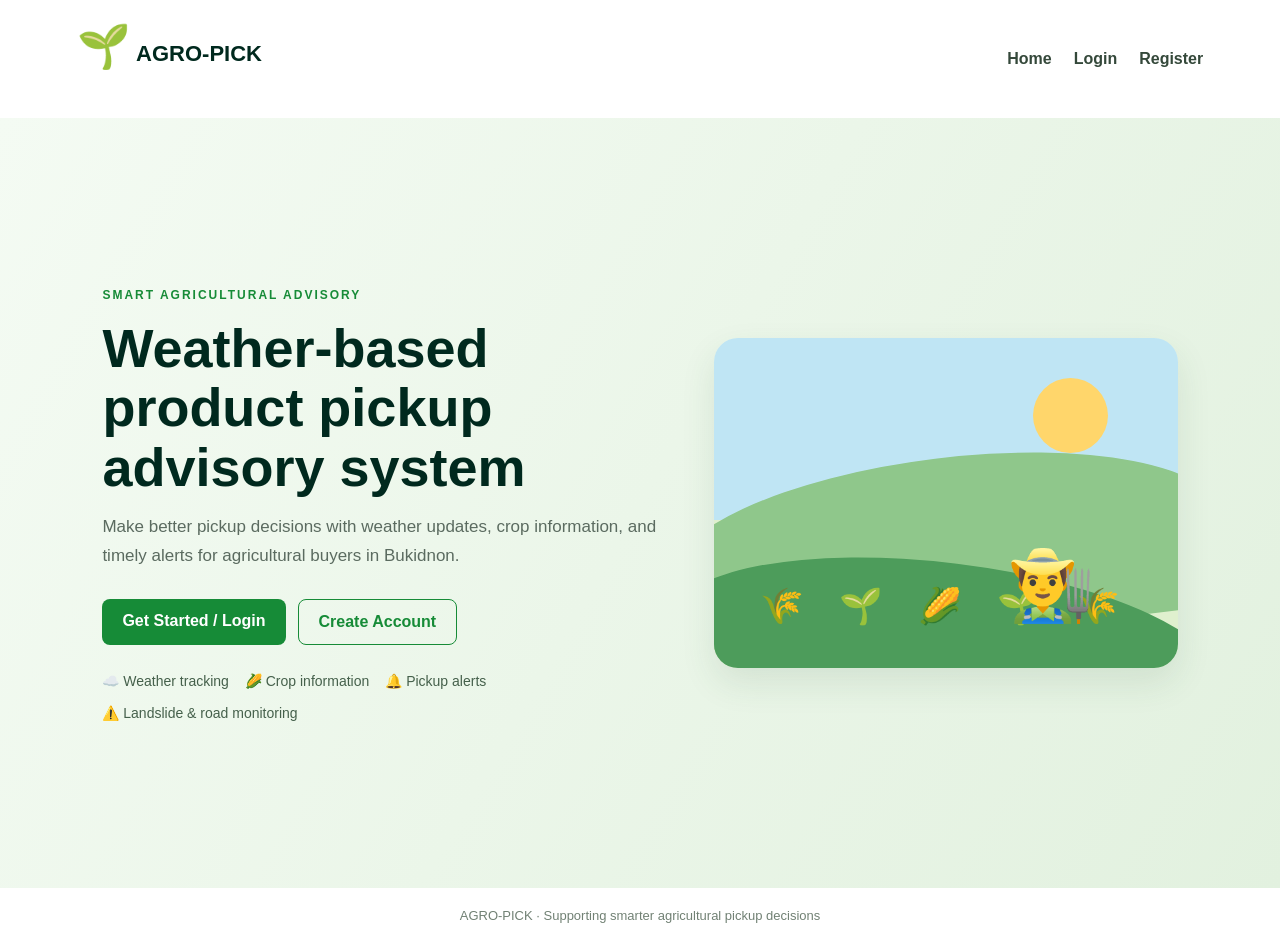
<file: index.html>
<!doctype html>
<html lang="en">
<head>
  <meta charset="UTF-8"><meta name="viewport" content="width=device-width, initial-scale=1.0">
  <title>AGRO-PICK | Home</title><link rel="stylesheet" href="css/style.css">
</head>
<body class="landing">
  <header class="landing-nav">
    <a class="brand" href="index.html"><span class="brand-icon">🌱</span> AGRO-PICK</a>
    <nav>
      <a href="index.html">Home</a><a href="login.html">Login</a>
      <a href="register.html">Register</a>
    </nav>
  </header>
  <main class="hero">
    <div class="hero-content">
      <span class="eyebrow">SMART AGRICULTURAL ADVISORY</span>
      <h1>Weather-based product pickup advisory system</h1>
      <p>Make better pickup decisions with weather updates, crop information, and timely alerts for agricultural buyers in Bukidnon.</p>
      <div class="hero-actions">
        <a class="btn" href="login.html">Get Started / Login</a>
        <a class="btn btn-outline" href="register.html">Create Account</a>
      </div>
      <div class="hero-points">
        <span>☁️ Weather tracking</span><span>🌽 Crop information</span>
        <span>🔔 Pickup alerts</span><span>⚠️ Landslide &amp; road monitoring</span>
      </div>
    </div>
    <div class="hero-art" aria-hidden="true">
      <div class="sun"></div><div class="hill hill-back"></div><div class="hill hill-front"></div>
      <div class="crop-row">🌾　🌱　🌽　🌱　🌾</div><div class="farmer">👨‍🌾</div>
    </div>
  </main>
  <footer class="landing-footer">AGRO-PICK · Supporting smarter agricultural pickup decisions</footer>
</body>
</html>
</file>
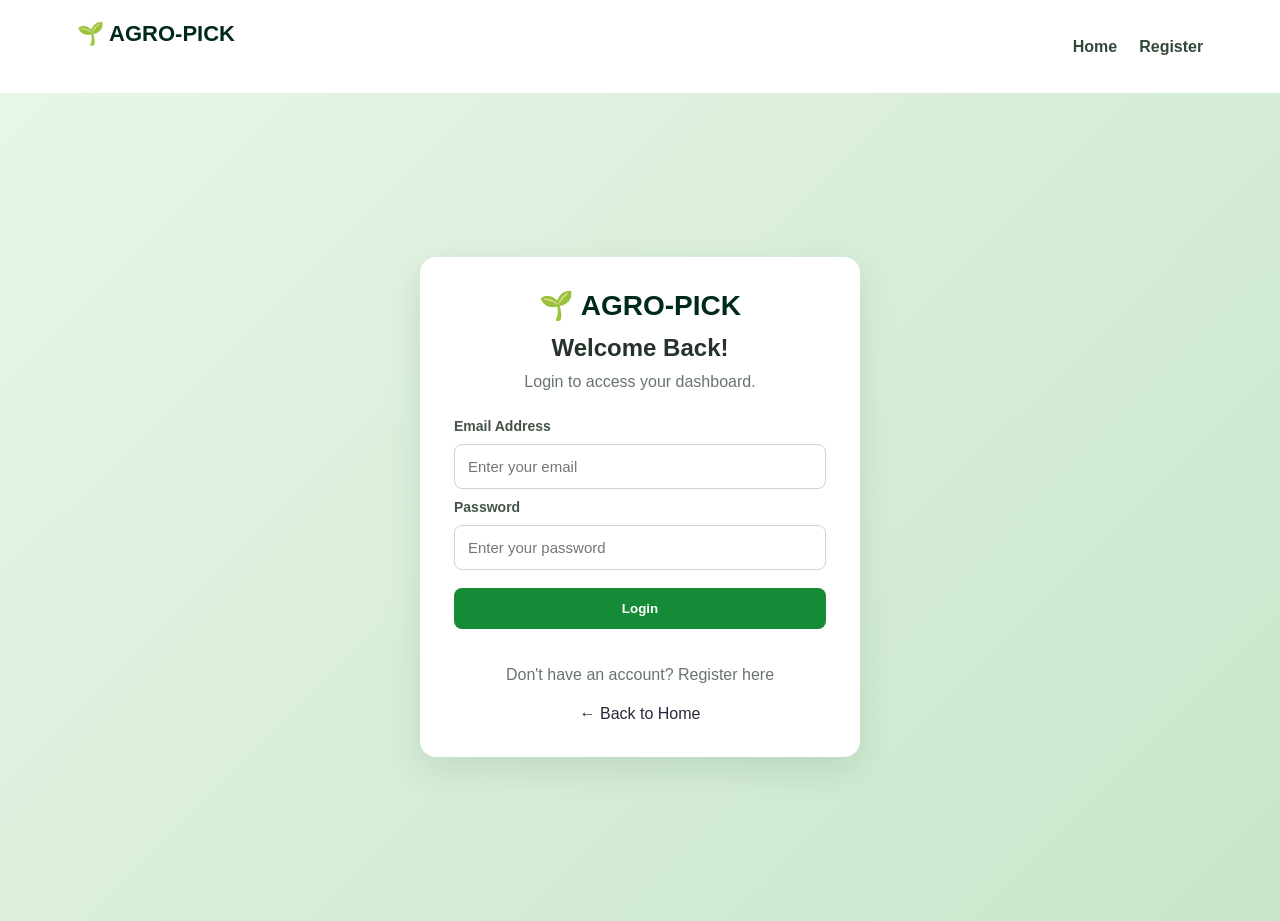
<file: dashboard.html>
<!DOCTYPE html>
<html lang="en">
<head>
    <meta charset="UTF-8">
    <meta name="viewport" content="width=device-width, initial-scale=1.0">
    <title>AGRO-PICK | Dashboard</title>
    <link rel="stylesheet" href="css/style.css">
</head>
<body>

<div class="app-layout">

    <!-- SIDEBAR -->
    <aside class="sidebar">

        <div class="brand">
            <div class="brand-icon">🌱📍</div>
            <h2>AGRO-PICK</h2>
            <p>Monitor. Plan. Pick Smart.</p>
        </div>

        <div class="location-box">
            📍 <span>Bukidnon</span>
            <span>⌄</span>
        </div>

        <nav class="sidebar-menu">
            <a href="dashboard.html" class="menu-link active">
                <span>⌂</span> Dashboard
            </a>

            <a href="map.html" class="menu-link">
                <span>📍</span> Route Monitor
            </a>

            <a href="products.html" class="menu-link">
                <span>🌱</span> Farm Products
            </a>

            <a href="#" class="menu-link">
                <span>🔔</span> Alerts
                <span class="notification-count">3</span>
            </a>

            <a href="#" class="menu-link">
                <span>📊</span> Reports
            </a>

            <a href="#" class="menu-link">
                <span>⚙️</span> Settings
            </a>

            <a href="#" class="menu-link">
                <span>👤</span> Profile
            </a>
        </nav>

        <div class="sidebar-footer">
            <div class="footer-location">📍 Bukidnon</div>
            <p>Safe Journey.</p>
            <p>Successful Pickup!</p>

            <button onclick="logout()" class="logout-btn">
                🚪 Logout
            </button>
        </div>

    </aside>


    <!-- MAIN DASHBOARD -->
    <main class="main-content">

        <!-- TOP NAVIGATION -->
        <header class="topbar">

            <div class="system-title">
                <span class="system-icon">🌱</span>
                <div>
                    <h3>Real-Time Monitoring System</h3>
                    <p>Travel Safe. Buy Local.</p>
                </div>
            </div>

            <div class="topbar-right">

                <button class="notification-btn" onclick="showNotifications()">
                    🔔 <span>3</span>
                </button>

                <div class="profile">
                    <div class="avatar">👨🏻</div>
                    <div>
                        <h4 id="profileName">Juan Dela Cruz</h4>
                        <p>Buyer</p>
                    </div>
                    <span>⌄</span>
                </div>

            </div>
        </header>


        <!-- STATUS CARDS -->
        <section class="status-grid">

            <div class="status-card weather">
                <div class="status-icon">🌧️</div>
                <div class="status-info">
                    <h4>Weather Condition</h4>
                    <h1>24°C</h1>
                    <p>Heavy Rain</p>
                </div>
                <div class="status-extra">
                    <p>💧 Humidity</p>
                    <strong>95%</strong>
                    <p>💨 Wind</p>
                    <strong>12 km/h</strong>
                </div>
            </div>

            <div class="status-card landslide">
                <div class="status-icon">⛰️</div>
                <div class="status-info">
                    <h4>Landslide Risk</h4>
                    <h1>Moderate</h1>
                    <p>Be Alert</p>
                </div>
            </div>

            <div class="status-card flood">
                <div class="status-icon">🌊</div>
                <div class="status-info">
                    <h4>Flood Status</h4>
                    <h1>Normal</h1>
                    <p>No Flood Alert</p>
                </div>
            </div>

            <div class="status-card road">
                <div class="status-icon">🛣️</div>
                <div class="status-info">
                    <h4>Road Condition</h4>
                    <h1>Good</h1>
                    <p>All Clear</p>
                </div>
            </div>

        </section>


        <!-- MAP AND TRAVEL ADVISORY -->
        <section class="middle-grid">

            <!-- ROUTE MAP -->
            <div class="panel map-panel">

                <div class="panel-heading">
                    <h3>🗺️ Route & Safety Map</h3>

                    <div class="map-legend">
                        <span class="safe-dot">● Safe</span>
                        <span class="caution-dot">● Caution</span>
                        <span class="danger-dot">● Danger</span>
                    </div>

                    <a href="map.html" class="view-link">View Full Map →</a>
                </div>

                <div class="map-area">

                    <div class="map-roads"></div>

                    <svg class="route-svg" viewBox="0 0 1000 400"
                         preserveAspectRatio="none">
                        <polyline
                            points="130,280 220,310 320,260 420,240 510,190 610,220 700,150 820,100"
                            fill="none"
                            stroke="#ffffff"
                            stroke-width="13"
                            stroke-linecap="round"
                            stroke-linejoin="round"/>
                        <polyline
                            points="130,280 220,310 320,260 420,240 510,190 610,220 700,150 820,100"
                            fill="none"
                            stroke="#168cff"
                            stroke-width="8"
                            stroke-linecap="round"
                            stroke-linejoin="round"/>
                    </svg>

                    <div class="map-pin buyer-pin">
                        🔵
                        <span>Your Location<br>(Buyer)</span>
                    </div>

                    <div class="map-pin farm-pin">
                        📍
                        <span>Farm Destination<br>(Pickup Point)</span>
                    </div>

                    <div class="risk-zone">⚠️ Landslide-Prone Area<br>(Moderate Risk)</div>

                    <div class="map-controls">
                        <button onclick="zoomMap(1)">+</button>
                        <button onclick="zoomMap(-1)">−</button>
                        <button onclick="resetMap()">◎</button>
                    </div>

                </div>
            </div>


            <!-- TRAVEL ADVISORY -->
            <div class="panel advisory-panel">

                <div class="advisory-heading">
                    🛡️ <h2>Travel Advisory</h2>
                </div>

                <div class="advisory-warning">
                    ⚠️ Proceed with Caution
                </div>

                <p class="advisory-description">
                    Moderate risk areas are detected along your route
                    due to heavy rain.
                </p>

                <h4>Recommended Actions:</h4>

                <ul class="recommendations">
                    <li>🟢 Consider using the alternative route
                        (via Malaybalay–Dahilayan Road).</li>
                    <li>🟢 Check for updates before departure.</li>
                </ul>

                <a href="map.html" class="safe-route-btn">
                    View Safe Route ↗
                </a>

            </div>

        </section>


        <!-- BOTTOM DASHBOARD -->
        <section class="bottom-grid">

            <!-- WEATHER FORECAST -->
            <div class="panel forecast-panel">

                <div class="panel-heading">
                    <h3>📅 7-Day Weather Forecast</h3>
                    <a href="map.html" class="view-link">View Details →</a>
                </div>

                <div class="forecast-grid">

                    <div class="forecast-day">
                        <p>Wed</p>
                        <span>🌧️</span>
                        <strong>24°</strong>
                        <small>20°</small>
                    </div>

                    <div class="forecast-day">
                        <p>Thu</p>
                        <span>🌤️</span>
                        <strong>25°</strong>
                        <small>21°</small>
                    </div>

                    <div class="forecast-day">
                        <p>Fri</p>
                        <span>🌧️</span>
                        <strong>26°</strong>
                        <small>22°</small>
                    </div>

                    <div class="forecast-day">
                        <p>Sat</p>
                        <span>🌧️</span>
                        <strong>25°</strong>
                        <small>21°</small>
                    </div>

                    <div class="forecast-day">
                        <p>Sun</p>
                        <span>☀️</span>
                        <strong>26°</strong>
                        <small>22°</small>
                    </div>

                    <div class="forecast-day">
                        <p>Mon</p>
                        <span>🌧️</span>
                        <strong>25°</strong>
                        <small>21°</small>
                    </div>

                    <div class="forecast-day">
                        <p>Tue</p>
                        <span>☀️</span>
                        <strong>27°</strong>
                        <small>23°</small>
                    </div>

                </div>
            </div>


            <!-- ACTIVE ALERTS -->
            <div class="panel alerts-panel">

                <div class="panel-heading">
                    <h3>🔔 Active Alerts</h3>
                    <a href="#" class="view-link">View All →</a>
                </div>

                <div class="alert-item">
                    <span class="alert-icon red">!</span>
                    <div>
                        <strong>Heavy Rain Alert</strong>
                        <p>Bukidnon</p>
                    </div>
                    <small>2h ago</small>
                </div>

                <div class="alert-item">
                    <span class="alert-icon yellow">⚠</span>
                    <div>
                        <strong>Landslide Risk Increase</strong>
                        <p>Malaybalay Area</p>
                    </div>
                    <small>3h ago</small>
                </div>

                <div class="alert-item">
                    <span class="alert-icon blue">i</span>
                    <div>
                        <strong>Road Closure</strong>
                        <p>Dahilayan Road</p>
                    </div>
                    <small>4h ago</small>
                </div>

            </div>


            <!-- ROAD CONDITIONS -->
            <div class="panel road-panel">

                <div class="panel-heading">
                    <h3>🛣️ Route Conditions</h3>
                    <a href="map.html" class="view-link">View Details →</a>
                </div>

                <div class="road-item">
                    <div class="road-image">🌄</div>
                    <div class="road-info">
                        <strong>Malaybalay–Dahilayan Rd</strong>
                        <p class="moderate">⚠ Moderate Risk</p>
                        <small>Due to heavy rain</small>
                    </div>
                </div>

                <div class="road-item">
                    <div class="road-image">🏞️</div>
                    <div class="road-info">
                        <strong>Kiamba–Lantapan Rd</strong>
                        <p class="clear">🟢 Clear</p>
                        <small>Good Condition</small>
                    </div>
                </div>

            </div>

        </section>

        <footer class="dashboard-footer">
            © 2026 AGRO-PICK | Real-Time Agricultural Monitoring System
        </footer>

    </main>
</div>

<script src="js/auth.js"></script>

<script>
    function showNotifications() {
        alert("You have 3 active notifications.");
    }

    function zoomMap(amount) {
        const map = document.querySelector(".map-roads");
        const current = Number(map.dataset.zoom || 1);
        const next = Math.min(1.5, Math.max(1, current + amount * 0.1));
        map.dataset.zoom = next;
        map.style.transform = `scale(${next})`;
    }

    function resetMap() {
        const map = document.querySelector(".map-roads");
        map.dataset.zoom = 1;
        map.style.transform = "scale(1)";
    }
</script>

</body>
</html>
</file>
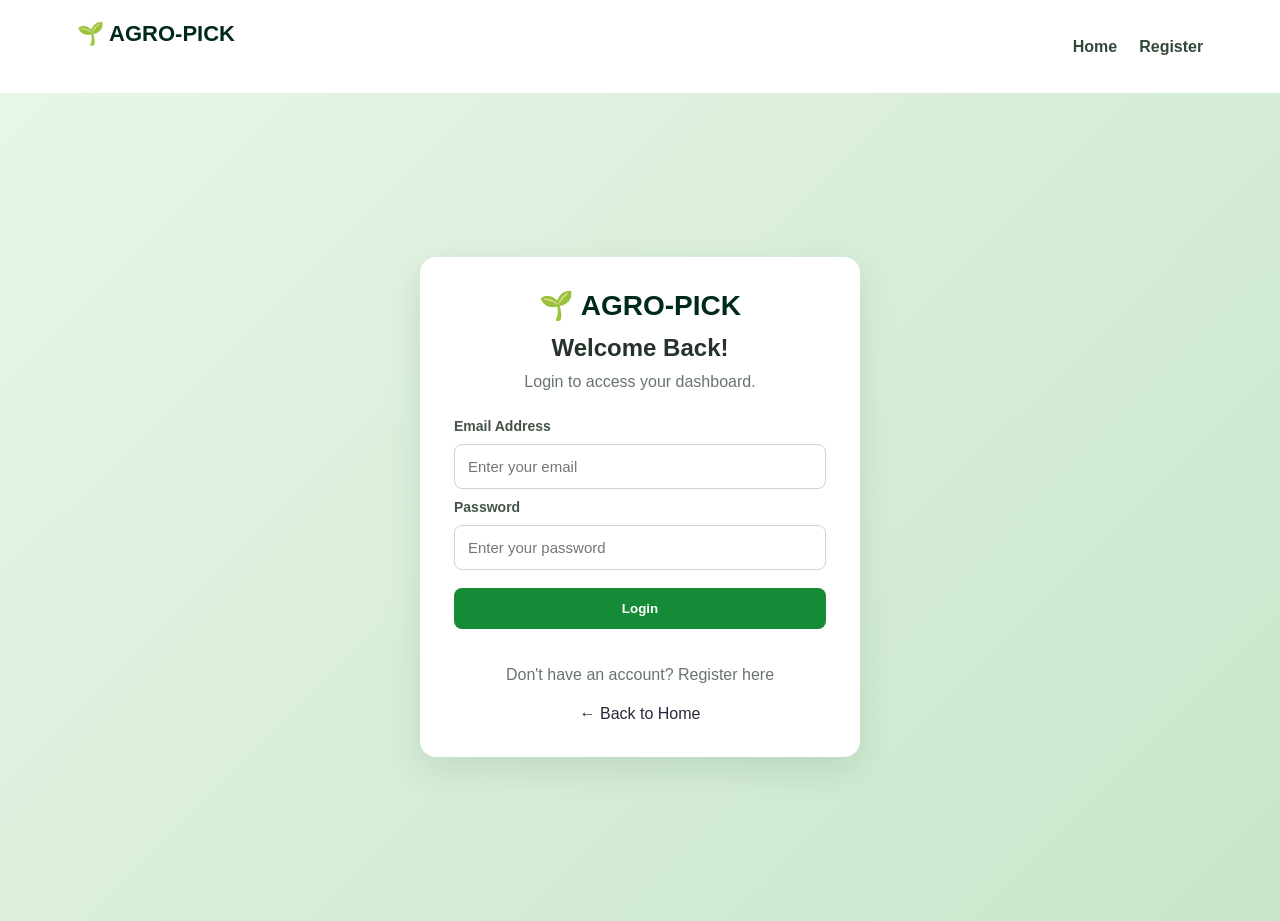
<file: login.html>
<!doctype html>
<html lang="en">
<head>
  <meta charset="UTF-8"><meta name="viewport" content="width=device-width, initial-scale=1.0">
  <title>AGRO-PICK | Login</title><link rel="stylesheet" href="css/style.css">
</head>
<body>
  <header class="landing-nav">
    <a class="brand" href="index.html">🌱 AGRO-PICK</a>
    <nav><a href="index.html">Home</a><a href="register.html">Register</a></nav>
  </header>
  <main class="auth-container">
    <section class="auth-box">
      <h1>🌱 AGRO-PICK</h1><h2>Welcome Back!</h2><p>Login to access your dashboard.</p>
      <form id="loginForm">
        <label for="loginEmail">Email Address</label>
        <input type="email" id="loginEmail" placeholder="Enter your email" autocomplete="email" required>
        <label for="loginPassword">Password</label>
        <input type="password" id="loginPassword" placeholder="Enter your password" autocomplete="current-password" required>
        <button type="submit" class="btn">Login</button>
      </form>
      <p id="loginMessage" class="message" role="alert"></p>
      <p>Don't have an account? <a href="register.html">Register here</a></p>
      <a href="index.html">← Back to Home</a>
    </section>
  </main>
  <script src="js/auth.js"></script>
</body>
</html>
</file>
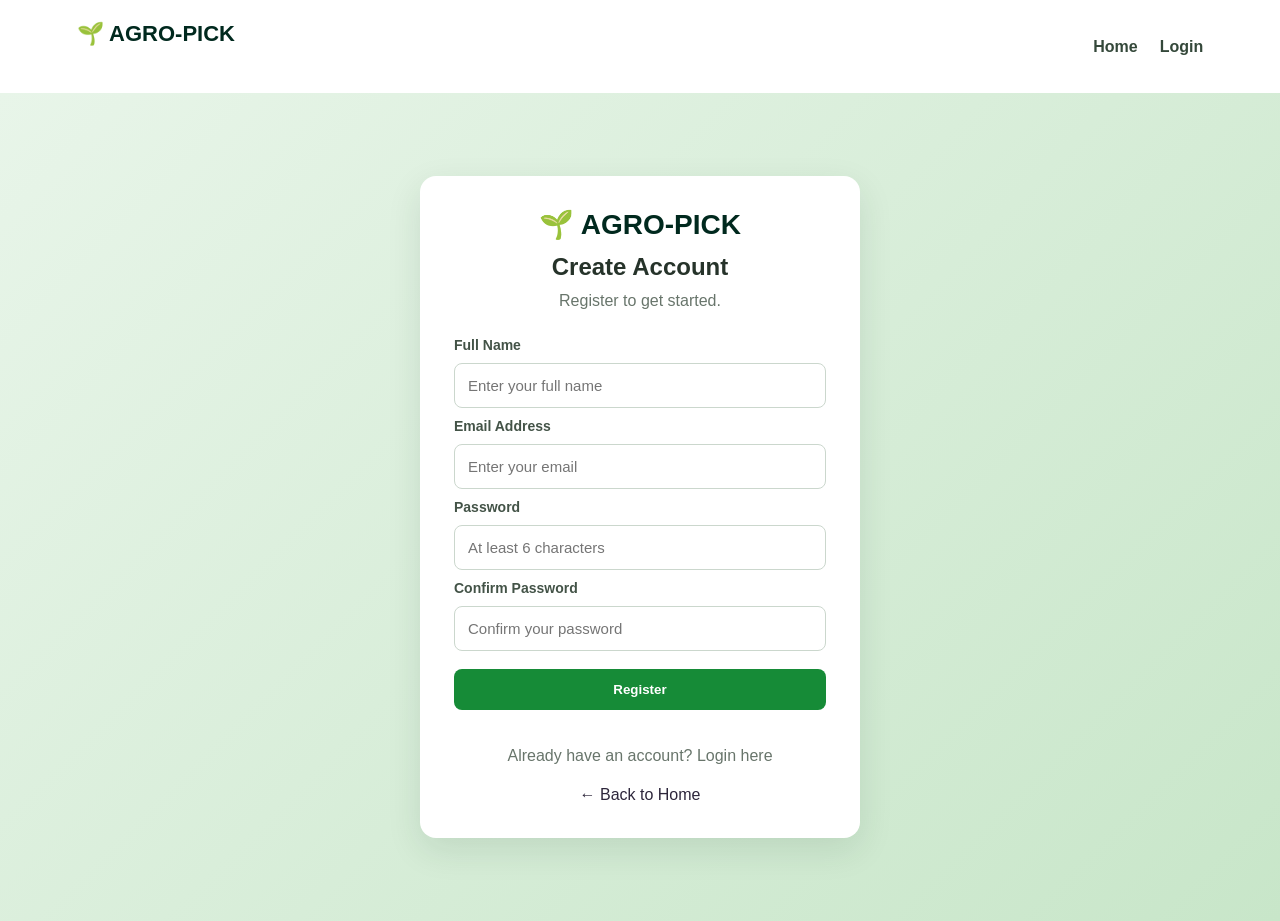
<file: register.html>
<!doctype html>
<html lang="en">
<head>
  <meta charset="UTF-8"><meta name="viewport" content="width=device-width, initial-scale=1.0">
  <title>AGRO-PICK | Register</title><link rel="stylesheet" href="css/style.css">
</head>
<body>
  <header class="landing-nav">
    <a class="brand" href="index.html">🌱 AGRO-PICK</a>
    <nav><a href="index.html">Home</a><a href="login.html">Login</a></nav>
  </header>
  <main class="auth-container">
    <section class="auth-box">
      <h1>🌱 AGRO-PICK</h1><h2>Create Account</h2><p>Register to get started.</p>
      <form id="registerForm">
        <label for="regName">Full Name</label>
        <input type="text" id="regName" placeholder="Enter your full name" autocomplete="name" required>
        <label for="regEmail">Email Address</label>
        <input type="email" id="regEmail" placeholder="Enter your email" autocomplete="email" required>
        <label for="regPassword">Password</label>
        <input type="password" id="regPassword" placeholder="At least 6 characters" minlength="6" autocomplete="new-password" required>
        <label for="confirmPassword">Confirm Password</label>
        <input type="password" id="confirmPassword" placeholder="Confirm your password" minlength="6" autocomplete="new-password" required>
        <button type="submit" class="btn">Register</button>
      </form>
      <p id="registerMessage" class="message" role="alert"></p>
      <p>Already have an account? <a href="login.html">Login here</a></p>
      <a href="index.html">← Back to Home</a>
    </section>
  </main>
  <script src="js/auth.js"></script>
</body>
</html>
</file>
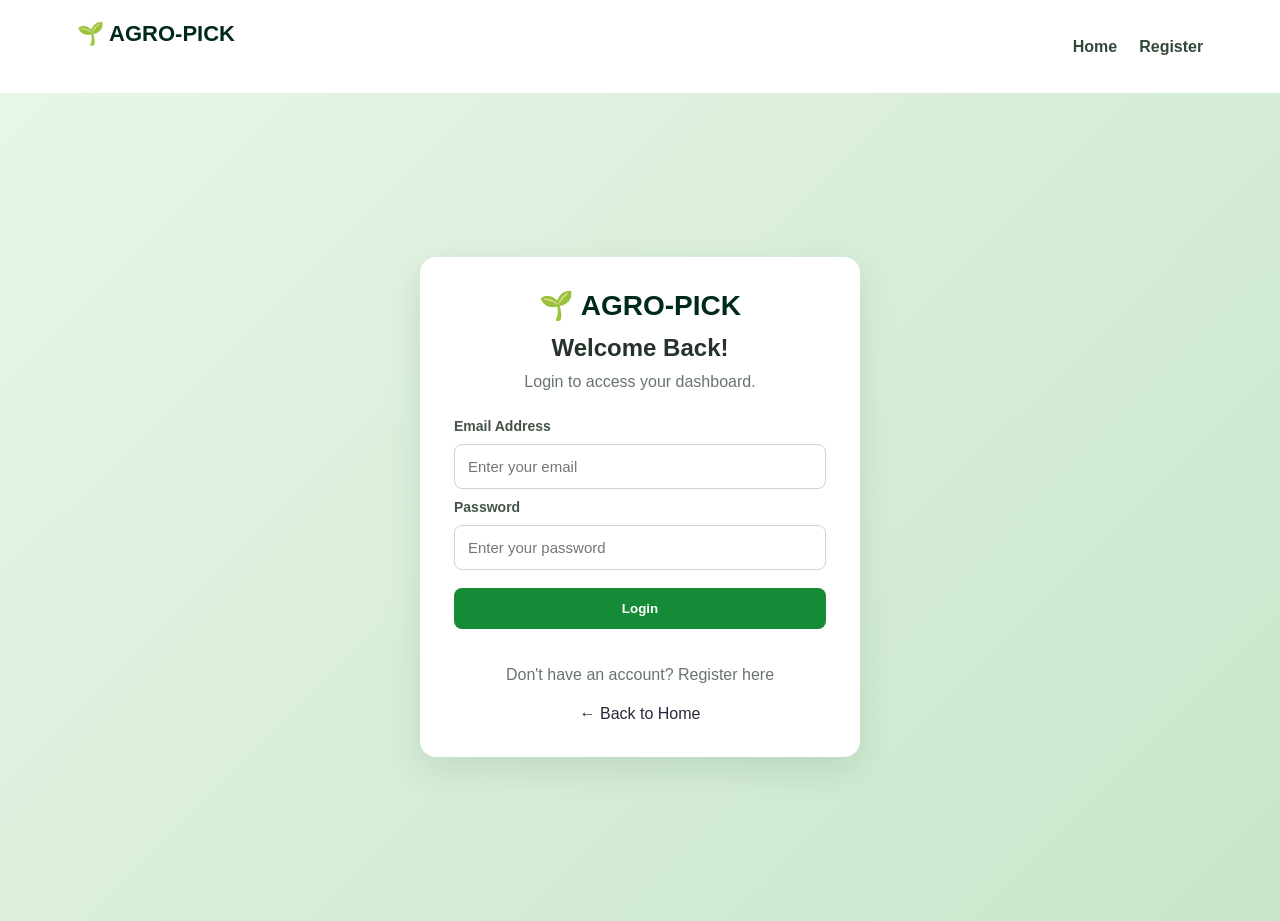
<file: roads.html>
<!doctype html>
<html lang="en">
  <head>
    <meta charset="UTF-8" />
    <meta name="viewport" content="width=device-width, initial-scale=1.0" />
    <title>AGRO-PICK | Road Safety</title>
    <link rel="stylesheet" href="css/style.css" />
  </head>
  <body>
    <header class="landing-nav">
      <a class="brand" href="dashboard.html">🌱 AGRO-PICK</a>
      <nav>
        <a href="dashboard.html">Dashboard</a><a href="map.html">Weather Map</a
        ><a href="products.html">Products</a
        ><button class="nav-logout" onclick="logout()">Logout</button>
      </nav>
    </header>
    <main class="dashboard-wrap">
      <h1>Road Safety</h1>
      <p>
        Road condition, landslide, and travel advisories can be displayed here.
      </p>
      <a class="btn" href="dashboard.html">Back to Dashboard</a>
    </main>
    <script src="js/auth.js"></script>
  </body>
</html>
</file>
<file: css/style.css>
:root {
  --green: #218838;
  --dark: #163b25;
  --light: #eef7ef;
  --text: #26332a;
}
* {
  box-sizing: border-box;
}
body {
  margin: 0;
  font-family: Arial, Helvetica, sans-serif;
  color: var(--text);
  background: #f7faf7;
}
a {
  color: var(--green);
  text-decoration: none;
}
a:hover {
  text-decoration: underline;
}
.landing-nav {
  min-height: 72px;
  padding: 16px 6%;
  display: flex;
  align-items: center;
  justify-content: space-between;
  gap: 20px;
  background: #fff;
  box-shadow: 0 2px 12px #0000000d;
}
.brand {
  font-size: 22px;
  font-weight: 800;
  color: var(--dark);
  white-space: nowrap;
}
.brand-icon {
  font-size: 25px;
}
.landing-nav nav {
  display: flex;
  align-items: center;
  gap: 22px;
  flex-wrap: wrap;
}
.landing-nav nav a {
  color: #34483a;
  font-weight: 600;
}
.landing-nav nav a.active {
  color: var(--green);
}
.hero {
  min-height: calc(100vh - 130px);
  padding: 70px 8%;
  display: grid;
  grid-template-columns: 1.1fr 0.9fr;
  align-items: center;
  gap: 45px;
  background: linear-gradient(120deg, #f4fbf3, #e2f1df);
}
.hero-content {
  max-width: 680px;
}
.eyebrow {
  font-size: 12px;
  letter-spacing: 2px;
  font-weight: 800;
  color: var(--green);
}
h1 {
  font-size: clamp(32px, 5vw, 54px);
  line-height: 1.1;
  color: var(--dark);
  margin: 16px 0;
}
.hero-content p,
.dashboard-wrap > p {
  font-size: 17px;
  line-height: 1.7;
  color: #5b6b60;
}
.hero-actions {
  display: flex;
  gap: 12px;
  flex-wrap: wrap;
  margin: 28px 0;
}
.btn {
  display: inline-block;
  border: 0;
  border-radius: 8px;
  background: var(--green);
  color: white;
  padding: 13px 20px;
  font-weight: 700;
  cursor: pointer;
  text-align: center;
}
.btn:hover {
  background: #176c2b;
  text-decoration: none;
}
.btn-outline {
  background: transparent;
  color: var(--green);
  border: 1px solid var(--green);
}
.hero-points {
  display: flex;
  gap: 16px;
  flex-wrap: wrap;
  color: #45604b;
  font-size: 14px;
}
.hero-art {
  height: 330px;
  position: relative;
  overflow: hidden;
  border-radius: 24px;
  background: linear-gradient(#bfe5f4 0 55%, #dff0ce 55%);
  box-shadow: 0 15px 35px #315b351c;
}
.sun {
  position: absolute;
  width: 75px;
  height: 75px;
  border-radius: 50%;
  background: #ffd66b;
  right: 15%;
  top: 12%;
}
.hill {
  position: absolute;
  width: 120%;
  height: 180px;
  border-radius: 50% 50% 0 0;
  left: -10%;
}
.hill-back {
  background: #8fc78b;
  bottom: 30px;
  transform: rotate(-7deg);
}
.hill-front {
  background: #4d9c5b;
  bottom: -75px;
  transform: rotate(7deg);
}
.crop-row {
  position: absolute;
  bottom: 38px;
  left: 10%;
  font-size: 35px;
  z-index: 2;
}
.farmer {
  position: absolute;
  right: 18%;
  bottom: 42px;
  font-size: 70px;
  z-index: 3;
}
.landing-footer {
  text-align: center;
  padding: 20px;
  color: #718174;
  font-size: 13px;
  background: #fff;
}
.auth-container {
  min-height: calc(100vh - 72px);
  display: flex;
  align-items: center;
  justify-content: center;
  padding: 35px 16px;
  background: linear-gradient(135deg, #e8f5e9, #c8e6c9);
}
.auth-box {
  background: #fff;
  width: 100%;
  max-width: 440px;
  padding: 34px;
  border-radius: 16px;
  box-shadow: 0 12px 35px #163b251c;
}
.auth-box h1 {
  font-size: 28px;
  text-align: center;
  margin: 0 0 12px;
}
.auth-box h2 {
  text-align: center;
  margin: 8px 0;
  color: #26332a;
}
.auth-box > p {
  text-align: center;
  color: #68756b;
  line-height: 1.5;
}
.auth-box form {
  display: flex;
  flex-direction: column;
  gap: 10px;
  margin: 24px 0 14px;
}
.auth-box label {
  font-size: 14px;
  font-weight: 700;
  color: #435347;
}
.auth-box input {
  width: 100%;
  padding: 13px;
  border: 1px solid #cbd7cd;
  border-radius: 8px;
  font-size: 15px;
}
.auth-box input:focus {
  outline: 2px solid #a8d7ad;
  border-color: var(--green);
}
.auth-box button {
  width: 100%;
  margin-top: 8px;
}
.auth-box > a {
  display: block;
  text-align: center;
  margin-top: 18px;
}
.message {
  min-height: 20px;
  color: #c0392b !important;
  font-size: 14px;
}
.dashboard-wrap {
  max-width: 1150px;
  margin: 0 auto;
  padding: 55px 24px;
}
.dashboard-heading p {
  color: #68756b;
}
.dashboard-heading h1 {
  font-size: 40px;
}
.dashboard-grid {
  display: grid;
  grid-template-columns: repeat(3, 1fr);
  gap: 20px;
  margin-top: 30px;
}
.dash-card {
  background: #fff;
  padding: 26px;
  border-radius: 14px;
  box-shadow: 0 5px 20px #163b2510;
  border: 1px solid #e4eee5;
}
.dash-icon {
  font-size: 34px;
}
.dash-card h3 {
  color: var(--dark);
}
.dash-card p {
  line-height: 1.6;
  color: #68756b;
  min-height: 52px;
}
.dash-card a {
  font-weight: 700;
}
.demo-note {
  margin-top: 28px;
  padding: 15px;
  background: #edf7ed;
  border-radius: 8px;
  font-size: 14px;
}
.nav-logout {
  border: 0;
  background: #e9f4e9;
  color: #176c2b;
  padding: 9px 13px;
  border-radius: 7px;
  font-weight: 700;
  cursor: pointer;
}
@media (max-width: 800px) {
  .hero {
    grid-template-columns: 1fr;
    padding: 45px 7%;
  }
  .hero-art {
    height: 260px;
  }
  .dashboard-grid {
    grid-template-columns: 1fr;
  }
  .landing-nav {
    align-items: flex-start;
    flex-direction: column;
  }
  .landing-nav nav {
    gap: 13px;
  }
  .auth-box {
    padding: 25px;
  }
}

/* ==============================
   AGRO-PICK DASHBOARD
============================== */

:root {
  --dark: #00291e;
  --dark2: #063b2b;
  --green: #168b37;
  --bright: #26c64a;
  --white: #ffffff;
  --text: #e9f4eb;
  --muted: #b4c9bc;
  --border: #28634b;
}

* {
  box-sizing: border-box;
  margin: 0;
  padding: 0;
}

body {
  font-family: Arial, Helvetica, sans-serif;
  background: var(--dark);
  color: var(--text);
}

a {
  text-decoration: none;
  color: inherit;
}

button {
  font-family: inherit;
}

/* MAIN LAYOUT */

.app-layout {
  display: flex;
  min-height: 100vh;
}

/* SIDEBAR */

.sidebar {
  width: 240px;
  min-width: 240px;
  background: linear-gradient(180deg, #003322, #001f18);
  border-right: 1px solid #174a36;
  display: flex;
  flex-direction: column;
  padding: 25px 14px;
}

.brand {
  text-align: center;
  padding: 5px 0 30px;
}

.brand-icon {
  font-size: 43px;
}

.brand h2 {
  font-size: 28px;
  color: #63dc55;
  margin-top: 8px;
}

.brand p {
  font-size: 13px;
  color: white;
  margin-top: 5px;
}

.location-box {
  padding: 13px;
  background: #073d2d;
  border: 1px solid #27644c;
  border-radius: 10px;
  margin-bottom: 25px;
  display: flex;
  justify-content: space-between;
  align-items: center;
}

.sidebar-menu {
  display: flex;
  flex-direction: column;
  gap: 12px;
}

.menu-link {
  display: flex;
  align-items: center;
  gap: 13px;
  padding: 14px 13px;
  border-radius: 13px;
  color: #e4f1e7;
  font-size: 14px;
  transition: 0.3s;
}

.menu-link span:first-child {
  font-size: 21px;
}

.menu-link:hover,
.menu-link.active {
  background: linear-gradient(90deg, #168b37, #0d762d);
  color: white;
  box-shadow: 0 0 12px #168b3755;
}

.notification-count {
  margin-left: auto;
  background: #ed3333;
  padding: 4px 9px;
  border-radius: 50%;
  font-size: 12px;
}

.sidebar-footer {
  margin-top: auto;
  padding: 15px 8px 0;
  border-top: 1px solid #275440;
  line-height: 1.6;
}

.footer-location {
  font-size: 21px;
  font-weight: bold;
  margin-bottom: 8px;
}

.sidebar-footer p {
  font-size: 13px;
}

.logout-btn {
  width: 100%;
  padding: 12px;
  margin-top: 18px;
  background: #d93636;
  color: white;
  border: none;
  border-radius: 8px;
  cursor: pointer;
  font-weight: bold;
}

/* MAIN CONTENT */

.main-content {
  flex: 1;
  min-width: 0;
  padding: 20px;
  background: linear-gradient(135deg, #002a20, #001c16);
}

/* TOP BAR */

.topbar {
  display: flex;
  justify-content: space-between;
  align-items: center;
  margin-bottom: 22px;
  gap: 15px;
}

.system-title {
  display: flex;
  align-items: center;
  gap: 13px;
}

.system-icon {
  font-size: 32px;
  color: #65dc4c;
}

.system-title h3 {
  font-size: 18px;
}

.system-title p {
  color: var(--muted);
  font-size: 13px;
  font-style: italic;
  margin-top: 4px;
}

.topbar-right {
  display: flex;
  align-items: center;
  gap: 20px;
}

.notification-btn {
  position: relative;
  background: #073d2d;
  border: 1px solid var(--border);
  color: white;
  border-radius: 50%;
  padding: 12px;
  font-size: 20px;
  cursor: pointer;
}

.notification-btn span {
  position: absolute;
  top: -7px;
  right: -7px;
  background: red;
  border-radius: 50%;
  padding: 3px 7px;
  font-size: 11px;
}

.profile {
  display: flex;
  align-items: center;
  gap: 10px;
  padding: 8px 13px;
  background: #073d2d;
  border: 1px solid var(--border);
  border-radius: 12px;
}

.avatar {
  background: #d5e8d9;
  border-radius: 50%;
  padding: 9px;
  font-size: 22px;
}

.profile h4 {
  font-size: 13px;
}

.profile p {
  font-size: 12px;
  color: var(--muted);
  margin-top: 3px;
}

/* STATUS CARDS */

.status-grid {
  display: grid;
  grid-template-columns: repeat(4, minmax(0, 1fr));
  gap: 13px;
  margin-bottom: 17px;
}

.status-card {
  min-height: 132px;
  display: flex;
  align-items: center;
  gap: 13px;
  padding: 17px;
  border: 1px solid;
  border-radius: 14px;
  background: #073d3b;
}

.weather {
  border-color: #168cff;
  background: linear-gradient(135deg, #07509b, #063f6b);
}

.landslide {
  border-color: #d88b00;
  background: linear-gradient(135deg, #614000, #302000);
}

.flood {
  border-color: #1397d4;
  background: linear-gradient(135deg, #064b65, #042e40);
}

.road {
  border-color: #32bd3e;
  background: linear-gradient(135deg, #075d19, #043b15);
}

.status-icon {
  font-size: 38px;
}

.status-info {
  min-width: 0;
}

.status-info h4 {
  font-size: 13px;
  margin-bottom: 9px;
}

.status-info h1 {
  font-size: 27px;
  white-space: nowrap;
}

.status-info p {
  font-size: 13px;
  margin-top: 5px;
}

.landslide .status-info h1 {
  color: #ffbd22;
}

.flood .status-info h1 {
  color: #54e65b;
}

.road .status-info h1 {
  color: #66ed43;
}

.status-extra {
  font-size: 11px;
  margin-left: auto;
  line-height: 1.5;
}

.status-extra strong {
  font-size: 13px;
}

/* PANELS */

.panel {
  background: #042e23;
  border: 1px solid var(--border);
  border-radius: 15px;
  overflow: hidden;
}

.panel-heading {
  min-height: 48px;
  display: flex;
  justify-content: space-between;
  align-items: center;
  gap: 10px;
  padding: 12px 15px;
  background: #063a2b;
  border-bottom: 1px solid #245c43;
}

.panel-heading h3 {
  font-size: 15px;
}

.view-link {
  font-size: 12px;
  color: #e0eee3;
  white-space: nowrap;
}

.view-link:hover {
  color: #6dff78;
}

/* MIDDLE SECTION */

.middle-grid {
  display: grid;
  grid-template-columns: minmax(0, 2.1fr) minmax(280px, 0.95fr);
  gap: 15px;
  margin-bottom: 15px;
}

/* MAP */

.map-panel {
  min-width: 0;
}

.map-legend {
  display: flex;
  gap: 12px;
  font-size: 12px;
}

.safe-dot {
  color: #41dc45;
}

.caution-dot {
  color: #ffc328;
}

.danger-dot {
  color: #ff4242;
}

.map-area {
  height: 330px;
  position: relative;
  overflow: hidden;
  background:
    radial-gradient(ellipse at 25% 25%, #477d36 0%, transparent 30%),
    radial-gradient(ellipse at 75% 70%, #567f32 0%, transparent 35%),
    repeating-linear-gradient(
      35deg,
      #164d2a 0px,
      #164d2a 12px,
      #205d30 13px,
      #205d30 24px
    ),
    #164b2b;
}

.map-roads {
  position: absolute;
  inset: -20%;
  background:
    repeating-linear-gradient(
      65deg,
      transparent 0px,
      transparent 60px,
      #b2a78b 62px,
      #b2a78b 64px,
      transparent 67px
    ),
    repeating-linear-gradient(
      -25deg,
      transparent 0px,
      transparent 85px,
      #9c9478 87px,
      #9c9478 89px,
      transparent 92px
    );
  opacity: 0.65;
  transition: transform 0.3s;
}

.route-svg {
  position: absolute;
  width: 100%;
  height: 100%;
  inset: 0;
}

.map-pin {
  position: absolute;
  z-index: 2;
  display: flex;
  align-items: center;
  gap: 7px;
  font-size: 25px;
}

.map-pin span {
  font-size: 12px;
  background: #09271f;
  padding: 8px;
  border-radius: 8px;
  color: white;
}

.buyer-pin {
  left: 17%;
  top: 65%;
}

.farm-pin {
  right: 7%;
  top: 13%;
}

.risk-zone {
  position: absolute;
  left: 43%;
  top: 30%;
  background: #533d08;
  border: 1px solid #ffbd20;
  border-radius: 9px;
  padding: 10px;
  font-size: 12px;
  z-index: 2;
}

.map-controls {
  position: absolute;
  bottom: 15px;
  left: 15px;
  display: flex;
  flex-direction: column;
  gap: 3px;
  z-index: 3;
}

.map-controls button {
  width: 40px;
  height: 38px;
  border: none;
  border-radius: 5px;
  background: white;
  color: #15372b;
  font-size: 22px;
  font-weight: bold;
  cursor: pointer;
}

/* ADVISORY */

.advisory-panel {
  padding: 15px;
}

.advisory-heading {
  display: flex;
  align-items: center;
  gap: 12px;
  margin-bottom: 20px;
}

.advisory-heading h2 {
  font-size: 20px;
}

.advisory-heading:first-child {
  color: #65e477;
}

.advisory-warning {
  background: #e9a900;
  color: #211900;
  padding: 16px 10px;
  border-radius: 10px;
  text-align: center;
  font-weight: bold;
  font-size: 17px;
}

.advisory-description {
  color: #ffdc50;
  text-align: center;
  font-size: 13px;
  line-height: 1.6;
  padding: 15px 5px;
}

.advisory-panel h4 {
  margin: 10px 0;
}

.recommendations {
  list-style: none;
}

.recommendations li {
  margin: 12px 0;
  font-size: 13px;
  line-height: 1.5;
}

.safe-route-btn {
  display: block;
  background: linear-gradient(90deg, #148c35, #09b56c);
  color: white;
  padding: 12px;
  text-align: center;
  border-radius: 30px;
  font-weight: bold;
  margin-top: 15px;
}

/* BOTTOM SECTION */

.bottom-grid {
  display: grid;
  grid-template-columns: 1.35fr 1.05fr 1.2fr;
  gap: 13px;
}

/* FORECAST */

.forecast-grid {
  display: grid;
  grid-template-columns: repeat(7, minmax(0, 1fr));
  padding: 12px;
}

.forecast-day {
  text-align: center;
  padding: 10px 3px;
  border-right: 1px solid #24533d;
}

.forecast-day:last-child {
  border: none;
}

.forecast-day p {
  font-size: 12px;
  margin-bottom: 12px;
}

.forecast-day span {
  display: block;
  font-size: 22px;
  margin-bottom: 12px;
}

.forecast-day strong {
  display: block;
  font-size: 14px;
}

.forecast-day small {
  display: block;
  margin-top: 8px;
  color: var(--muted);
}

/* ALERTS */

.alert-item {
  display: flex;
  align-items: center;
  gap: 10px;
  padding: 12px;
  border-bottom: 1px solid #24533d;
}

.alert-item:last-child {
  border-bottom: none;
}

.alert-icon {
  width: 29px;
  height: 29px;
  display: grid;
  place-items: center;
  border-radius: 50%;
  font-weight: bold;
  flex-shrink: 0;
}

.red {
  background: #e83737;
}

.yellow {
  background: #dba600;
  color: #1e1900;
}

.blue {
  background: #1888db;
}

.alert-item strong {
  font-size: 12px;
}

.alert-item p {
  font-size: 11px;
  margin-top: 4px;
}

.alert-item small {
  margin-left: auto;
  color: var(--muted);
  font-size: 10px;
  white-space: nowrap;
}

/* ROUTE CONDITIONS */

.road-item {
  display: flex;
  align-items: center;
  gap: 12px;
  padding: 12px;
  border-bottom: 1px solid #24533d;
}

.road-image {
  width: 85px;
  height: 65px;
  display: grid;
  place-items: center;
  background: linear-gradient(135deg, #4d784b, #152e26);
  border-radius: 9px;
  font-size: 30px;
  flex-shrink: 0;
}

.road-info strong {
  font-size: 12px;
}

.road-info p {
  font-size: 12px;
  margin-top: 5px;
}

.road-info small {
  font-size: 10px;
  color: var(--muted);
}

.moderate {
  color: #ffbf29;
}

.clear {
  color: #4ee65c;
}

.dashboard-footer {
  text-align: center;
  padding: 20px 5px 5px;
  color: #8fae9c;
  font-size: 11px;
}

/* RESPONSIVE DESIGN */

@media (max-width: 1200px) {
  .status-grid {
    grid-template-columns: repeat(2, minmax(0, 1fr));
  }

  .bottom-grid {
    grid-template-columns: repeat(2, minmax(0, 1fr));
  }

  .road-panel {
    grid-column: span 2;
  }
}

@media (max-width: 850px) {
  .sidebar {
    width: 190px;
    min-width: 190px;
  }

  .middle-grid {
    grid-template-columns: 1fr;
  }

  .map-legend {
    display: none;
  }

  .bottom-grid {
    grid-template-columns: 1fr;
  }

  .road-panel {
    grid-column: auto;
  }
}

@media (max-width: 600px) {
  .app-layout {
    flex-direction: column;
  }

  .sidebar {
    width: 100%;
    min-width: 0;
    min-height: auto;
    padding: 15px;
  }

  .brand {
    padding-bottom: 15px;
  }

  .sidebar-menu {
    flex-direction: row;
    flex-wrap: wrap;
    gap: 5px;
  }

  .menu-link {
    padding: 9px;
    font-size: 12px;
  }

  .sidebar-footer {
    display: none;
  }

  .main-content {
    padding: 12px;
  }

  .topbar {
    align-items: flex-start;
    flex-direction: column;
  }

  .status-grid {
    grid-template-columns: 1fr;
  }

  .status-card {
    min-height: 110px;
  }

  .map-area {
    height: 260px;
  }

  .forecast-grid {
    overflow-x: auto;
  }

  .forecast-day {
    min-width: 55px;
  }

  .profile {
    margin-left: auto;
  }
}

/* =================================
   AGRO-PICK ROUTE MONITOR CSS
================================= */

.route-title {
  margin-bottom: 20px;
}

.route-eyebrow {
  color: #62d96a;
  font-size: 11px;
  font-weight: bold;
  letter-spacing: 1px;
}

.route-title h1 {
  font-size: 27px;
  margin: 8px 0;
  color: #ffffff;
}

.route-title p {
  color: #b4c9bc;
  font-size: 13px;
}

/* ROUTE LAYOUT */

.route-layout {
  display: grid;
  grid-template-columns: minmax(0, 2fr) minmax(280px, 0.8fr);
  gap: 17px;
  align-items: start;
}

/* MAP CONTAINER */

.map-container {
  min-width: 0;
  overflow: hidden;
  background: #042e23;
  border: 1px solid #28634b;
  border-radius: 14px;
}

.map-header {
  display: flex;
  align-items: center;
  justify-content: space-between;
  flex-wrap: wrap;
  gap: 10px;
  padding: 15px;
  background: #063a2b;
  border-bottom: 1px solid #28634b;
}

.map-header h3 {
  font-size: 14px;
  color: white;
}

.map-legend {
  display: flex;
  gap: 12px;
  font-size: 11px;
}

.legend-safe {
  color: #36e34d;
}

.legend-caution {
  color: #ffca29;
}

.legend-danger {
  color: #ff4040;
}

.map-ready {
  color: #50e56c;
  background: #064a27;
  padding: 6px 10px;
  border-radius: 20px;
  font-size: 10px;
}

#routeMap {
  width: 100%;
  height: 570px;
  background: #173c2a;
  z-index: 1;
}

.map-footer {
  display: flex;
  justify-content: space-around;
  flex-wrap: wrap;
  gap: 10px;
  padding: 12px;
  background: #063a2b;
  color: #d5e8da;
  font-size: 11px;
}

/* RIGHT SIDEBAR */

.route-sidebar {
  display: flex;
  flex-direction: column;
  gap: 14px;
}

.route-card {
  background: #063a2b;
  border: 1px solid #28634b;
  border-radius: 13px;
  padding: 16px;
}

.route-card h3 {
  font-size: 15px;
  margin-bottom: 18px;
  color: white;
}

/* ROUTE SELECT */

.route-card label {
  display: block;
  font-size: 12px;
  margin: 12px 0 8px;
  color: #e5f3e8;
}

.route-card select {
  width: 100%;
  padding: 12px;
  color: white;
  background: #00291e;
  border: 1px solid #28634b;
  border-radius: 8px;
  outline: none;
  cursor: pointer;
}

.route-card select:focus {
  border-color: #31c85b;
}

.route-card select option {
  background: #063a2b;
  color: white;
}

/* BUTTONS */

.find-route-btn,
.reset-route-btn {
  width: 100%;
  padding: 12px;
  margin-top: 12px;
  border: none;
  border-radius: 8px;
  font-weight: bold;
  font-size: 13px;
  cursor: pointer;
  transition: 0.3s;
}

.find-route-btn {
  background: #159b45;
  color: white;
}

.find-route-btn:hover {
  background: #20c65b;
}

.reset-route-btn {
  background: #174b37;
  color: #d8f2df;
  border: 1px solid #28634b;
}

.reset-route-btn:hover {
  background: #246747;
}

/* ROAD CONDITIONS */

.road-condition {
  display: flex;
  align-items: center;
  justify-content: space-between;
  gap: 8px;
  padding: 13px 0;
  border-bottom: 1px solid #28634b;
  font-size: 12px;
}

.road-condition:last-child {
  border-bottom: none;
}

.good {
  color: #43e75a;
}

.caution {
  color: #ffc12c;
}

.danger {
  color: #ff4242;
}

/* TRAVEL ADVISORY */

.warning-box {
  background: #e9a900;
  color: #211900;
  padding: 14px 8px;
  border-radius: 9px;
  text-align: center;
  font-weight: bold;
  font-size: 14px;
}

.advisory-text {
  color: #d4e5d9;
  font-size: 12px;
  line-height: 1.7;
  margin-top: 14px;
}

/* ROUTE INFORMATION */

.route-result {
  background: #00291e;
  border: 1px solid #245a40;
  border-radius: 8px;
  padding: 12px;
  font-size: 12px;
  line-height: 2;
  color: #d5e8da;
}

/* MAP POPUPS */

.leaflet-popup-content-wrapper,
.leaflet-popup-tip {
  background: #063a2b;
  color: white;
}

.leaflet-popup-content {
  font-size: 12px;
}

/* MAP WARNING LABEL */

.warning-marker {
  background: transparent;
  border: none;
}

.warning-marker div {
  width: 155px;
  padding: 8px 5px;
  background: #463800;
  color: white;
  border: 2px solid #ffca29;
  border-radius: 8px;
  text-align: center;
  font-size: 10px;
  font-weight: bold;
  line-height: 1.5;
  box-shadow: 0 3px 10px #0008;
}

/* RESPONSIVE DESIGN */

@media (max-width: 1100px) {
  .route-layout {
    grid-template-columns: 1fr;
  }

  #routeMap {
    height: 480px;
  }

  .route-sidebar {
    display: grid;
    grid-template-columns: repeat(2, minmax(0, 1fr));
  }
}

@media (max-width: 600px) {
  .route-title h1 {
    font-size: 22px;
  }

  .route-sidebar {
    grid-template-columns: 1fr;
  }

  #routeMap {
    height: 350px;
  }

  .map-header {
    align-items: flex-start;
  }

  .map-legend {
    width: 100%;
    justify-content: flex-start;
  }

  .map-footer {
    justify-content: flex-start;
  }
}

.location-search {
  display: flex;
  gap: 8px;
  width: 100%;
}

.location-search input {
  flex: 1;
  padding: 12px;
  border: 1px solid #ccc;
  border-radius: 8px;
  font-size: 14px;
  outline: none;
}

.location-search input:focus {
  border-color: #218838;
}

.location-search button {
  padding: 12px 18px;
  background: #218838;
  color: white;
  border: none;
  border-radius: 8px;
  cursor: pointer;
}

.location-search button:hover {
  background: #116432;
}

body {
  background: #036145;
  color: #2d263b;
}

.dashboard-wrap {
  padding: 35px 5%;
  max-width: 1400px;
  margin: auto;
}

.product-header {
  margin-bottom: 25px;
}

.product-header h1 {
  color: #050806;
  margin-bottom: 8px;
}

.product-header p {
  color: #e0e6e1;
}

.search-box {
  width: 100%;
  max-width: 450px;
  padding: 13px 16px;
  border: 1px solid #070807;
  border-radius: 8px;
  margin: 15px 0 30px;
  font-size: 15px;
  outline: none;
}

.search-box:focus {
  border-color: #202c23;
}

.section-title {
  color: #020303;
  margin-bottom: 20px;
}

.category-grid {
  display: grid;
  grid-template-columns: repeat(auto-fit, minmax(170px, 1fr));
  gap: 20px;
  margin-bottom: 40px;
}

.category-card {
  background: white;
  border-radius: 12px;
  padding: 15px;
  text-align: center;
  cursor: pointer;
  border: 2px solid transparent;
  box-shadow: 0 3px 12px rgba(0, 0, 0, 0.06);
  transition: 0.3s;
}

.category-card:hover,
.category-card.active {
  border-color: #218838;
  transform: translateY(-4px);
}

.category-card img {
  width: 100%;
  height: 120px;
  object-fit: cover;
  border-radius: 9px;
}

.category-card h3 {
  font-size: 16px;
  margin: 12px 0 5px;
  color: #010703;
}

.category-card p {
  font-size: 12px;
  color: #7a897c;
}

.product-grid {
  display: grid;
  grid-template-columns: repeat(auto-fit, minmax(210px, 1fr));
  gap: 22px;
}

.product-card {
  background: white;
  border-radius: 12px;
  padding: 15px;
  box-shadow: 0 3px 12px rgba(0, 0, 0, 0.06);
  transition: 0.3s;
}

.product-card:hover {
  transform: translateY(-4px);
}

.product-card img {
  width: 100%;
  height: 160px;
  object-fit: cover;
  border-radius: 9px;
}

.product-card h3 {
  color: #174b2a;
  margin-bottom: 7px;
}

.product-card p {
  color: #0ea837;
  font-size: 13px;
}

.product-price {
  font-weight: bold;
  color: #218838;
  font-size: 17px;
}

.product-card button {
  width: 100%;
  padding: 11px;
  border: none;
  border-radius: 7px;
  background: #218838;
  color: rgb(255, 255, 255);
  cursor: pointer;
  margin-top: 10px;
}

.product-card button:hover {
  background: #17652b;
}

.no-products {
  display: none;
  color: #777;
  padding: 20px 0;
}

@media (max-width: 600px) {
  .dashboard-wrap {
    padding: 25px 4%;
  }
}
</file>
